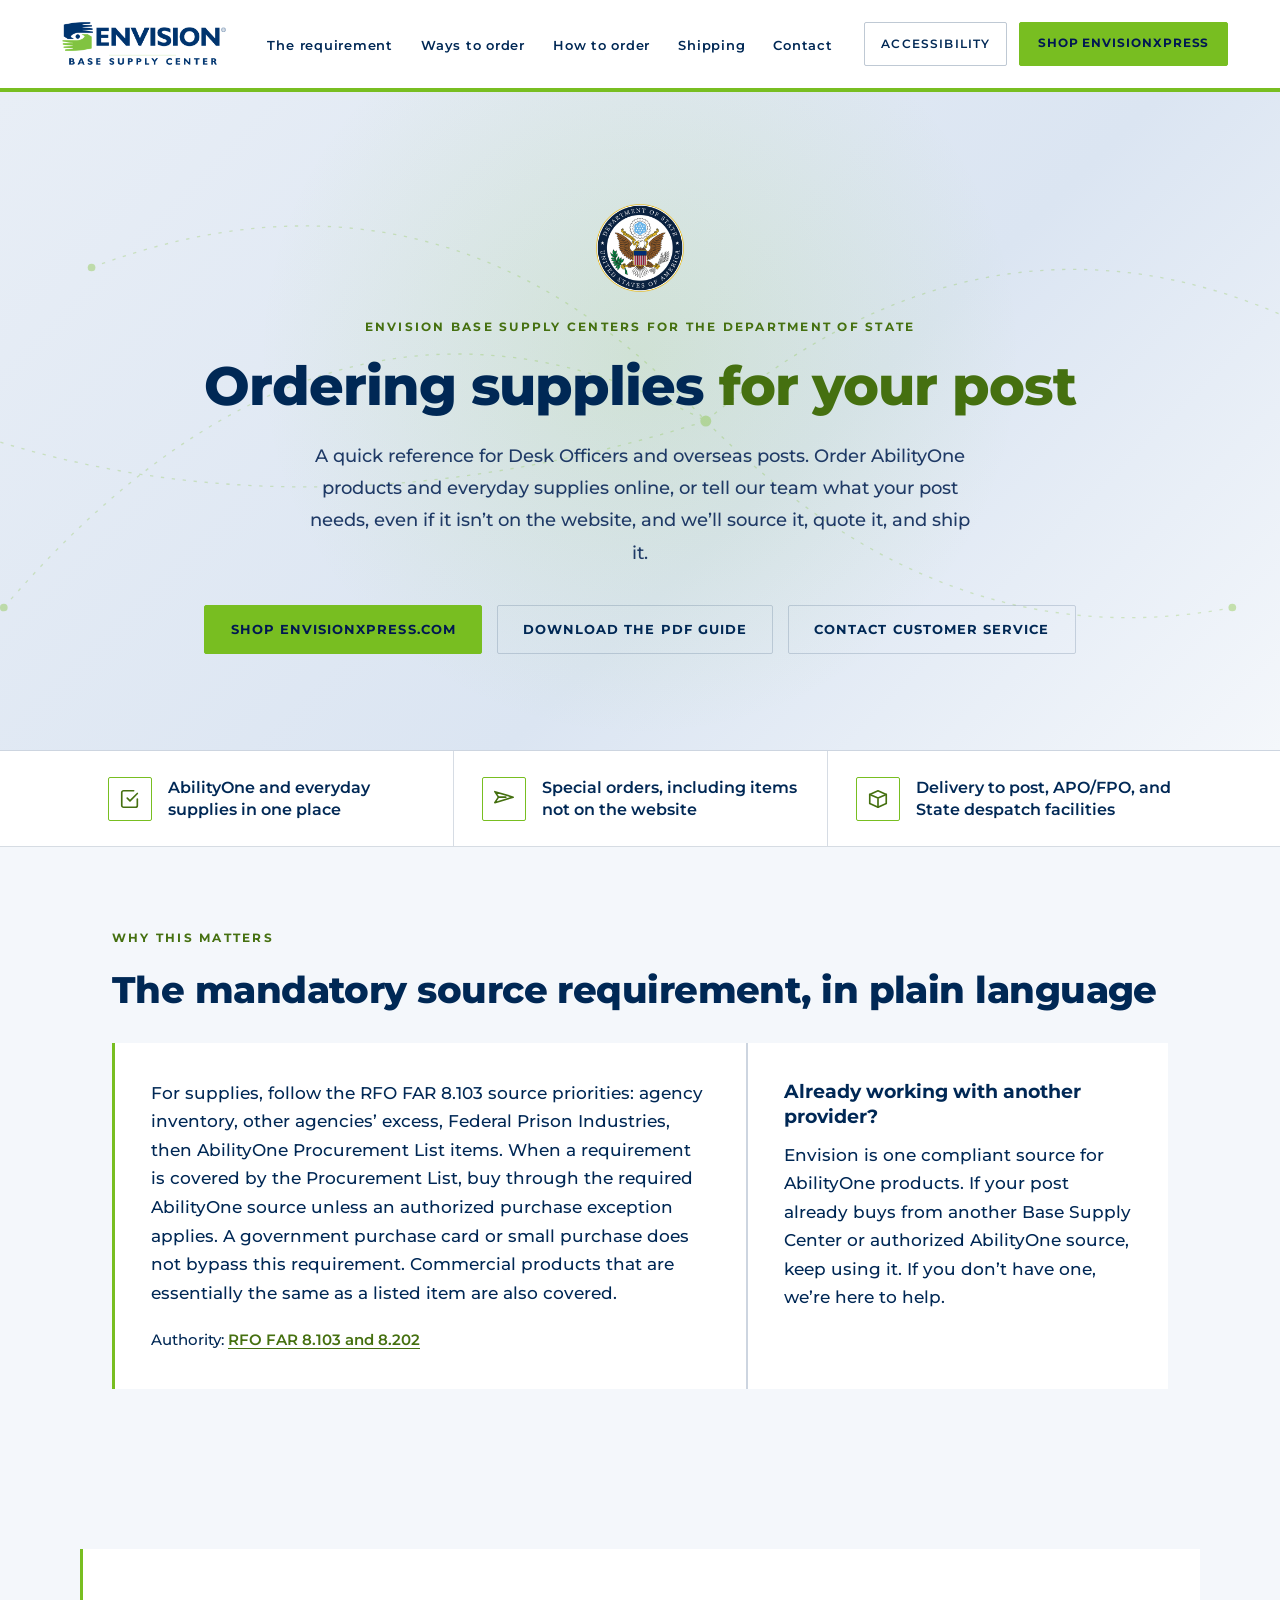
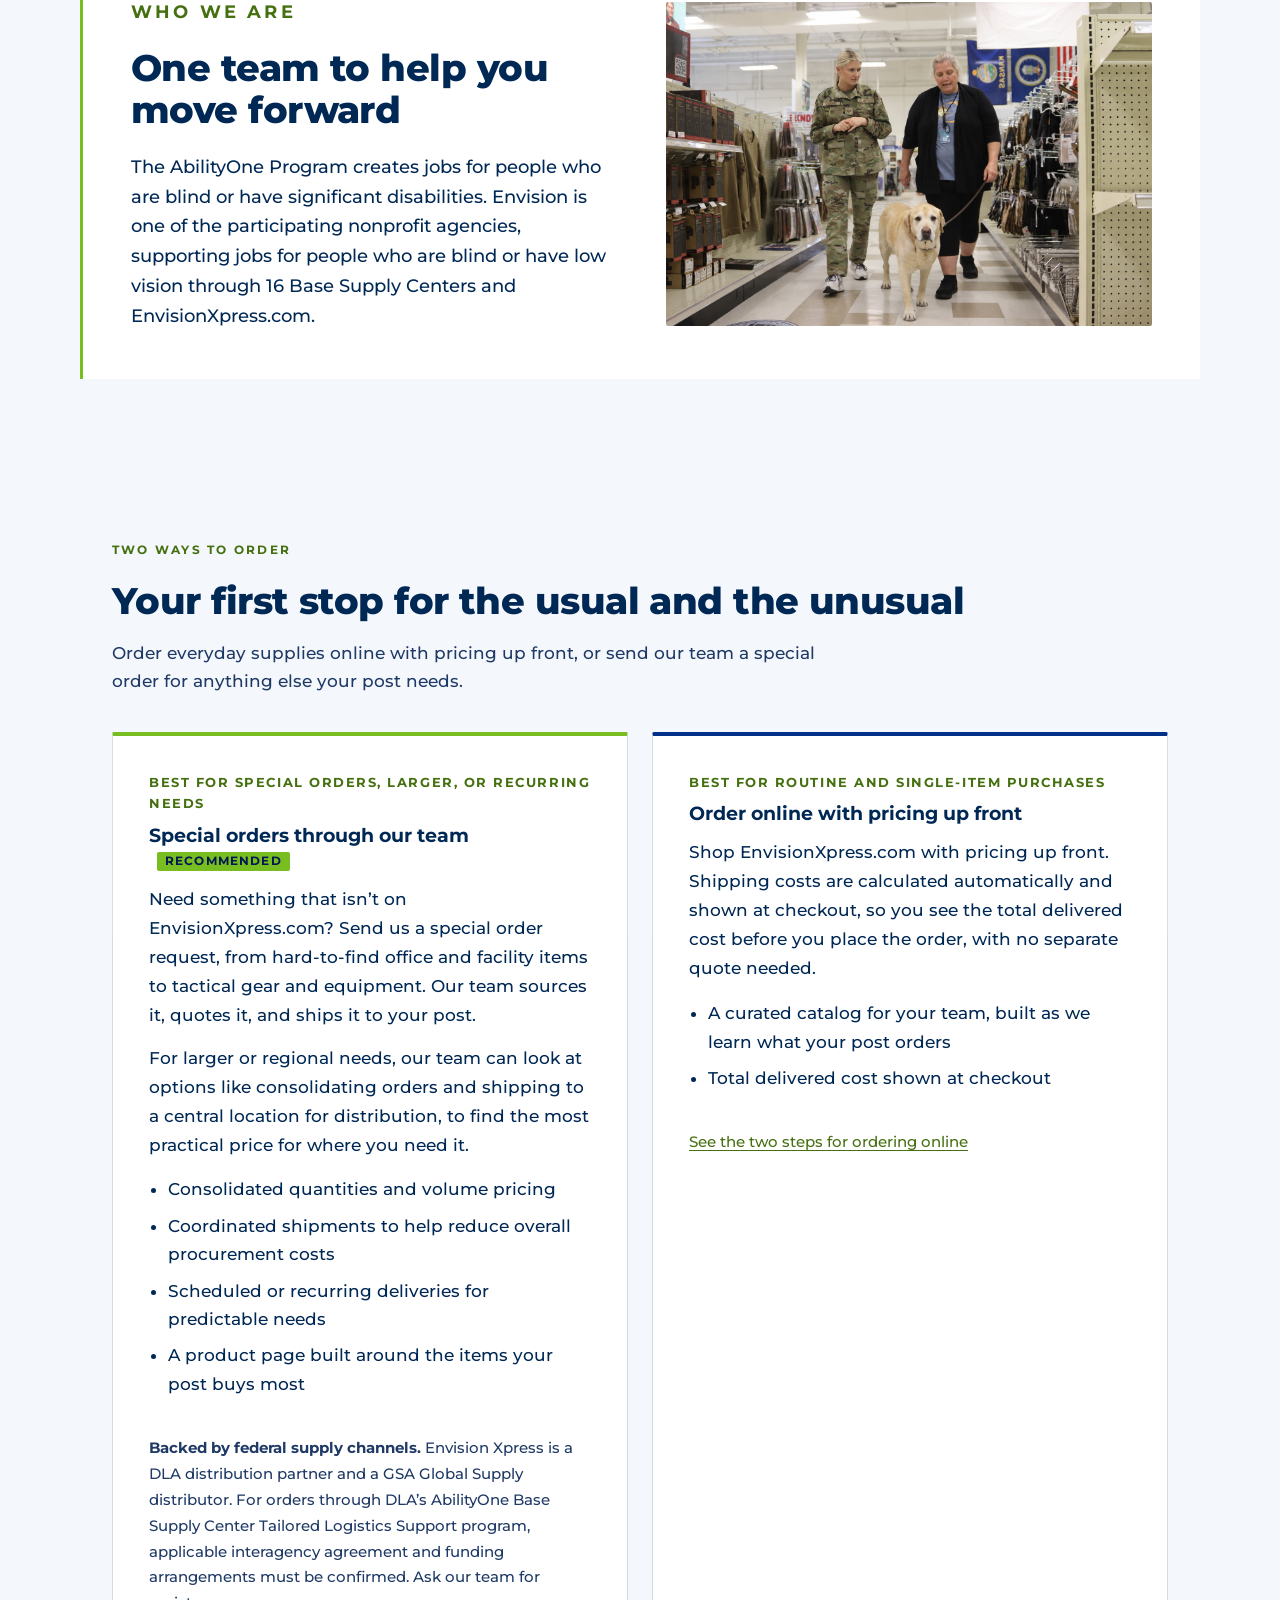
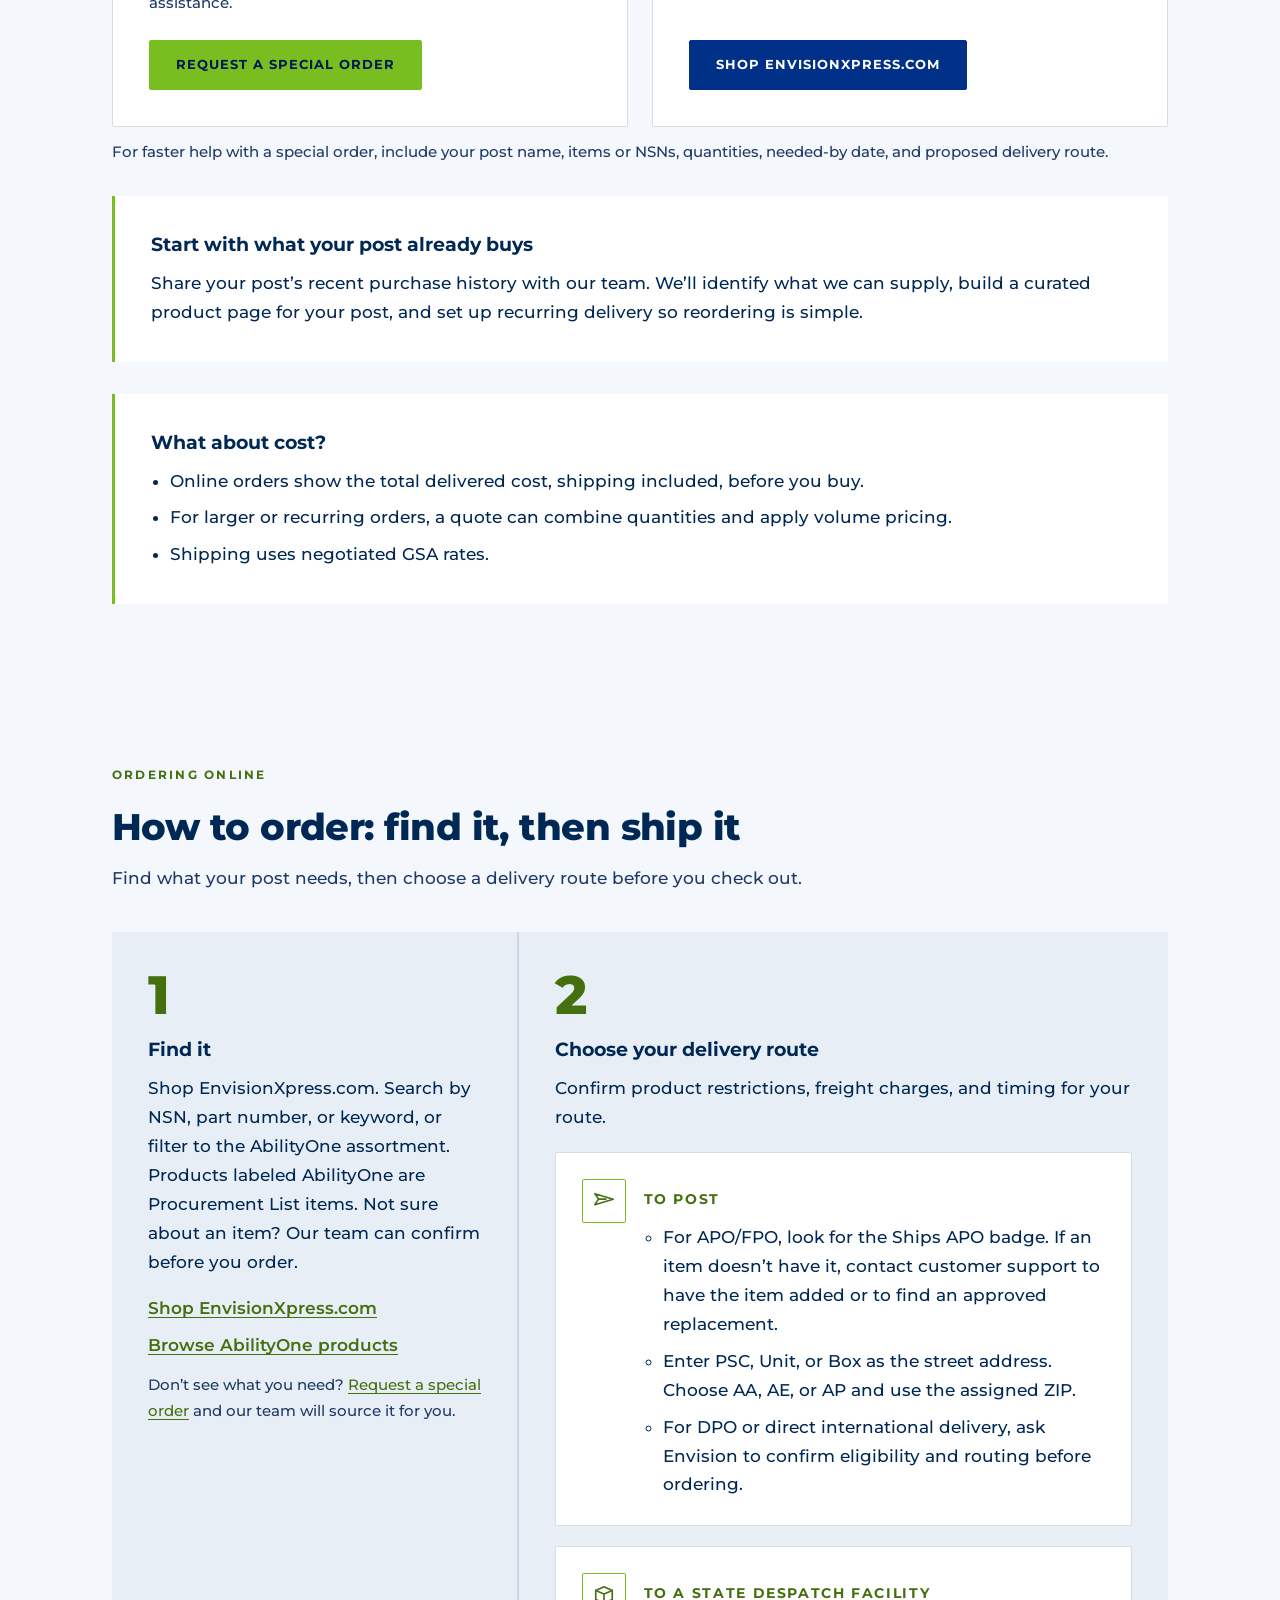
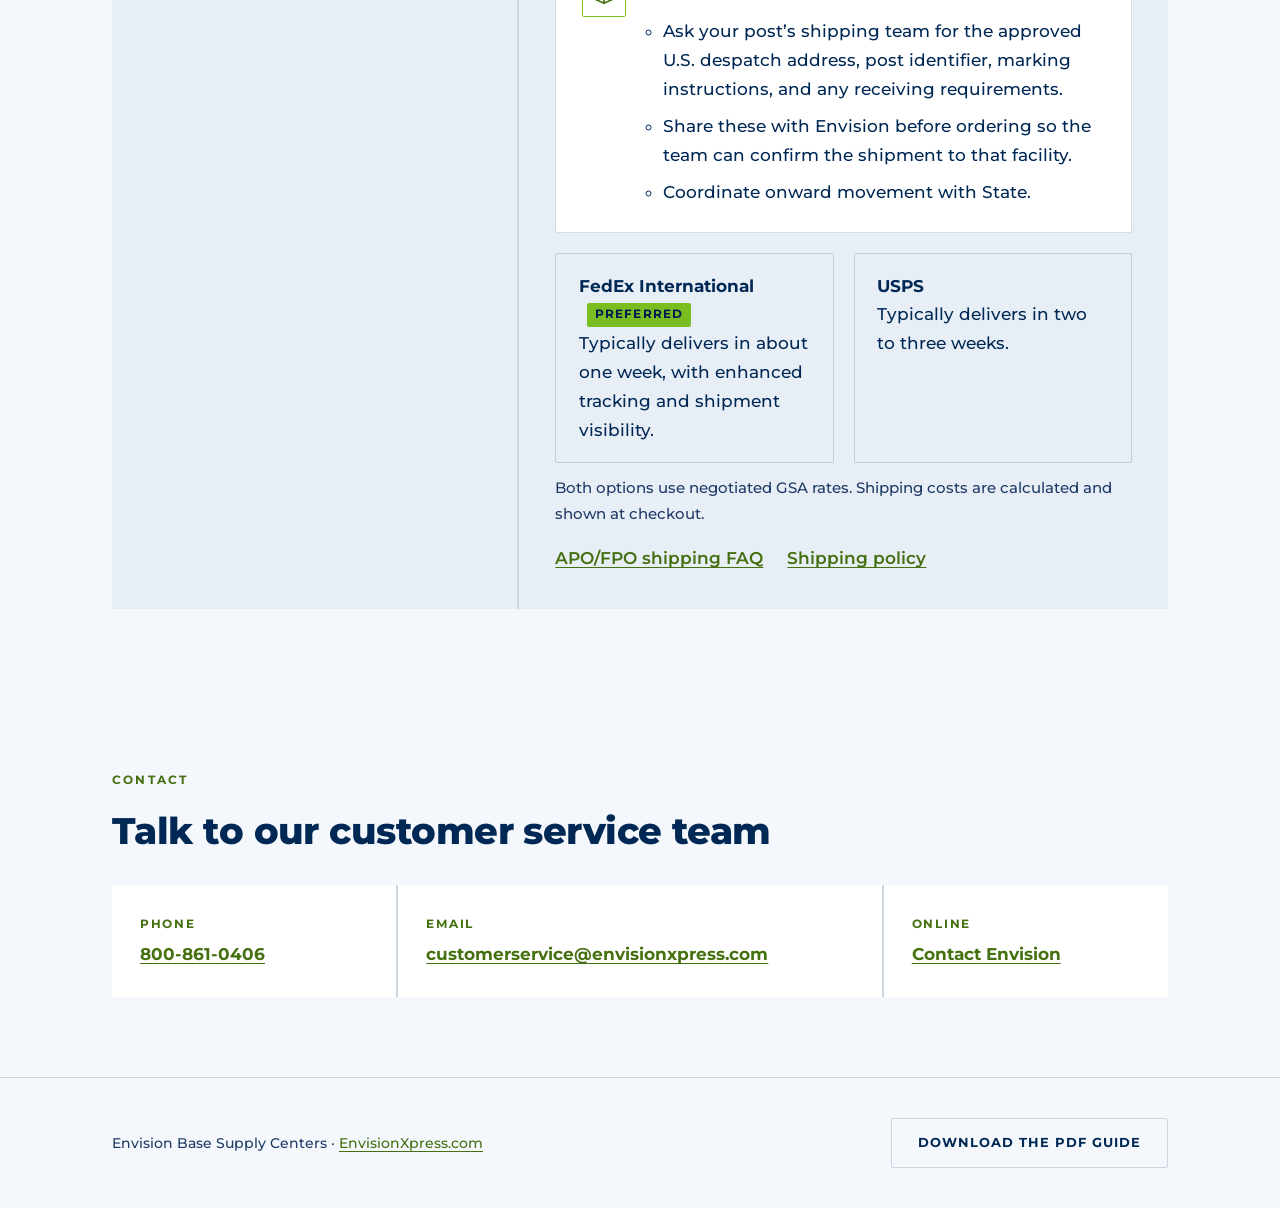
<file: state/index.html>
<!DOCTYPE html>
<html lang="en" data-env-theme="dark">
<head>
<script>(function(){try{
  var p = JSON.parse(localStorage.getItem('env-a11y') || '{}');
  var t = p.theme;
  if (!['dark','light','hc'].includes(t)) {
    t = window.matchMedia('(prefers-color-scheme: light)').matches ? 'light' : 'dark';
  }
  var r = document.documentElement;
  r.setAttribute('data-env-theme', t);
  ['zoom','lines','paras','underline','motion','readable','cursor'].forEach(function(k){
    if (p[k]) r.setAttribute('data-env-' + k, p[k]);
  });
}catch(e){}})();</script>
<meta charset="UTF-8">
<meta name="viewport" content="width=device-width, initial-scale=1.0">
<meta name="robots" content="noindex">
<title>AbilityOne Purchasing and Delivery Guide for Department of State Posts | Envision</title>
<meta name="description" content="How Department of State Desk Officers and overseas posts find AbilityOne products, confirm Procurement List coverage, and ship to post or a State despatch facility through Envision Base Supply Centers.">
<link rel="preconnect" href="https://fonts.googleapis.com">
<link rel="preconnect" href="https://fonts.gstatic.com" crossorigin>
<link href="https://fonts.googleapis.com/css2?family=Montserrat:wght@400;500;600;700;800&display=swap" rel="stylesheet">
<style>
  *, *::before, *::after { box-sizing: border-box; margin: 0; padding: 0; }

  /* ---------- Theme tokens ---------- */
  :root, html[data-env-theme="dark"] {
    --blue: #003087; --blue-dark: #001852; --blue-mid: #004bb5;
    --green: #78BE21; --green-text: #78BE21; --green-dim: rgba(120,190,33,0.15);
    --bg-body: #000d2e; --bg-alt: #001852; --surface-card: rgba(0,24,82,0.52);
    --surface-strong: #001852;
    --text-main: #ffffff; --text-muted: #e6ecfa;
    --border-soft: rgba(255,255,255,0.12);
    --warn: #FFCF00; --warn-bg: rgba(255,207,0,0.10);
    --focus: #78BE21;
    --btn-text: #001852;
  }
  html[data-env-theme="light"] {
    --blue: #003087; --blue-dark: #002855; --blue-mid: #004bb5;
    --green: #78BE21; --green-text: #457010; --green-dim: rgba(120,190,33,0.18);
    --bg-body: #f4f7fb; --bg-alt: #e8eef6; --surface-card: #ffffff;
    --surface-strong: #ffffff;
    --text-main: #002855; --text-muted: #1f3a66;
    --border-soft: rgba(0,40,85,0.16);
    --warn: #6b5500; --warn-bg: #fff6cc;
    --focus: #003087;
    --btn-text: #001852;
  }
  html[data-env-theme="hc"] {
    --blue: #41B6E6; --blue-dark: #000000; --blue-mid: #41B6E6;
    --green: #78BE21; --green-text: #78BE21; --green-dim: rgba(120,190,33,0.25);
    --bg-body: #000000; --bg-alt: #000000; --surface-card: #000000;
    --surface-strong: #000000;
    --text-main: #ffffff; --text-muted: #ffffff;
    --border-soft: #ffffff;
    --warn: #FFCF00; --warn-bg: #000000;
    --focus: #78BE21;
    --btn-text: #000000;
  }
  html[data-env-theme="hc"] * { backdrop-filter: none !important; text-shadow: none !important; }
  html[data-env-theme="hc"] a { text-decoration: underline; }

  html { scroll-behavior: smooth; scroll-padding-top: 6rem; }
  body {
    font-family: 'Montserrat', sans-serif; font-weight: 500; font-size: 1.0625rem; line-height: 1.7;
    background: var(--bg-body); color: var(--text-main);
    -webkit-font-smoothing: antialiased; overflow-x: hidden;
  }
  :focus-visible { outline: 2px solid var(--focus); outline-offset: 3px; border-radius: 2px; }
  a { color: var(--green-text); text-underline-offset: 3px; }
  a:hover { text-decoration-thickness: 2px; }
  .visually-hidden { position: absolute; width: 1px; height: 1px; padding: 0; margin: -1px; overflow: hidden; clip: rect(0 0 0 0); white-space: nowrap; border: 0; }
  .wrap { max-width: 1120px; margin: 0 auto; padding: 0 2rem; }

  /* ---------- Skip links ---------- */
  .skip-link {
    position: absolute; left: 1rem; top: -100px; z-index: 200;
    background: var(--green); color: #001852; text-decoration: none;
    padding: 0.7rem 1.4rem; font-weight: 700; font-size: 0.8rem;
    letter-spacing: 0.08em; text-transform: uppercase; border-radius: 2px; transition: top 0.15s;
  }
  .skip-link:focus { top: 1rem; }

  /* ---------- Nav ---------- */
  .site-header {
    position: sticky; top: 0; z-index: 100;
    background: #ffffff; border-bottom: 4px solid var(--green);
    --text-main: #002855; --green-text: #457010; --border-soft: rgba(0,40,85,0.25); --focus: #003087;
    color: #002855;
  }
  .nav-inner { display: flex; align-items: center; justify-content: space-between; gap: 1.5rem; padding: 0.75rem 2rem; max-width: 1240px; margin: 0 auto; }
  .logo-plate { display: inline-flex; align-items: center; }
  .logo-plate img { height: 64px; width: auto; display: block; }
  .nav-links { display: flex; gap: 1.75rem; list-style: none; align-items: center; }
  .nav-links a { font-size: 0.8rem; font-weight: 600; letter-spacing: 0.06em; color: var(--text-main); text-decoration: none; }
  .nav-links a:hover { color: var(--green-text); }
  .nav-actions { display: flex; align-items: center; gap: 0.75rem; }

  /* ---------- Buttons ---------- */
  .btn-primary, .btn-ghost {
    display: inline-flex; align-items: center; justify-content: center; min-height: 44px;
    padding: 0.8rem 1.6rem; font-weight: 700; font-size: 0.8rem; letter-spacing: 0.08em;
    text-transform: uppercase; border-radius: 2px; text-decoration: none; transition: box-shadow 0.2s, border-color 0.2s, background 0.2s;
  }
  .btn-primary { background: var(--green); color: var(--btn-text); border: 1px solid var(--green); }
  .btn-primary:hover { box-shadow: 0 0 24px rgba(120,190,33,0.35); }
  .btn-ghost { background: transparent; color: var(--text-main); border: 1px solid var(--border-soft); }
  .btn-ghost:hover { border-color: var(--green); }
  .nav-actions .btn-primary { padding: 0.6rem 1.1rem; font-size: 0.72rem; }

  .a11y-trigger { background: none; border: 1px solid var(--border-soft); color: var(--text-main);
    font: 600 0.72rem 'Montserrat', sans-serif; letter-spacing: 0.1em; text-transform: uppercase;
    padding: 0.55rem 1rem; border-radius: 2px; cursor: pointer; min-height: 44px; }
  .a11y-trigger:hover { border-color: var(--green); }

  /* ---------- Hero ---------- */
  .hero { position: relative; overflow: hidden; text-align: center; padding: 6rem 0 5rem; border-bottom: 1px solid var(--border-soft); }
  .hero-bg { position: absolute; inset: 0; background: linear-gradient(135deg, #001852 0%, #003087 55%, #000d2e 100%); }
  html[data-env-theme="light"] .hero-bg { background: linear-gradient(135deg, #e8eef6 0%, #dbe5f2 60%, #f4f7fb 100%); }
  html[data-env-theme="hc"] .hero-bg { background: #000; }
  .hero-content { position: relative; z-index: 1; max-width: 1080px; margin: 0 auto; padding: 0 2rem; }
  .hero-seal { display: block; width: 88px; height: 88px; margin: 0 auto 1.5rem; }
  @media (max-width: 560px) { .hero-seal { width: 72px; height: 72px; margin-bottom: 1.1rem; } }
  .eyebrow { font-size: 0.78rem; font-weight: 700; letter-spacing: 0.18em; text-transform: uppercase; color: var(--green-text); margin-bottom: 1.25rem; }
  h1 { font-size: clamp(2.2rem, 4.4vw, 3.4rem); font-weight: 800; line-height: 1.08; letter-spacing: -0.02em; margin-bottom: 1.5rem; }
  h1 em { font-style: normal; color: var(--green-text); }
  .hero-sub { font-weight: 500; font-size: 1.15rem; color: var(--text-muted); line-height: 1.75; max-width: 680px; margin: 0 auto 2.25rem; }
  .hero-actions { display: flex; gap: 0.9rem; justify-content: center; flex-wrap: wrap; }
  @keyframes fadeUp { from { opacity: 0; transform: translateY(18px); } to { opacity: 1; transform: none; } }
  .hero-content > * { animation: fadeUp 0.6s ease both; }
  .hero-content > *:nth-child(2) { animation-delay: 0.1s; }
  .hero-content > *:nth-child(3) { animation-delay: 0.2s; }
  .hero-content > *:nth-child(4) { animation-delay: 0.3s; }

  /* ---------- Sections ---------- */
  section.block { padding: 5rem 0; }
  section.block.alt { background: var(--bg-alt); }
  h2 { font-size: clamp(1.6rem, 3vw, 2.3rem); font-weight: 800; letter-spacing: -0.015em; line-height: 1.15; margin-bottom: 1rem; }
  h3 { font-size: 1.2rem; font-weight: 700; line-height: 1.3; margin-bottom: 0.75rem; }
  h4 { font-size: 0.85rem; font-weight: 700; letter-spacing: 0.12em; text-transform: uppercase; color: var(--green-text); margin-bottom: 0.75rem; }
  .lede { color: var(--text-muted); max-width: 720px; font-size: 1.05rem; }
  p + p { margin-top: 0.9rem; }

  /* Requirement callout */
  .callout { display: grid; grid-template-columns: 1.5fr 1fr; gap: 2px; background: var(--border-soft); border-left: 3px solid var(--green); margin-top: 2rem; }
  .callout > div { background: var(--surface-strong); padding: 2.25rem; }
  .callout .authority { margin-top: 1.25rem; font-size: 0.95rem; }
  .callout .authority a { font-weight: 600; }
  .callout.cost { grid-template-columns: 1fr; }
  .cost ul { padding-left: 1.2rem; margin-top: 0.6rem; }
  .cost li + li { margin-top: 0.45rem; }
  .sep { color: var(--text-muted); margin: 0 0.5rem; }

  /* Draft placeholders: delete before launch */

  /* Steps */
  .steps { list-style: none; display: grid; grid-template-columns: minmax(0, 1fr) minmax(0, 1.6fr); gap: 2px; background: var(--border-soft); margin-top: 2.5rem; counter-reset: step; }
  .step { background: var(--bg-body); padding: 2.25rem; position: relative; }
  section.dark .step { background: var(--bg-alt); }
  .step.wide { grid-column: 1 / -1; }
  .step-num { display: inline-flex; align-items: center; justify-content: center; width: 2.4rem; height: 2.4rem; border: 2px solid var(--green); color: var(--green-text); font-weight: 800; font-size: 1rem; border-radius: 2px; margin-bottom: 1.1rem; }
  .step-links { margin-top: 1.1rem; display: flex; flex-wrap: wrap; gap: 0.5rem 1.5rem; }
  .step-links a { font-weight: 600; }
  .routes { display: grid; grid-template-columns: 1fr 1fr; gap: 1.25rem; margin-top: 1.25rem; }
  .steps .routes { grid-template-columns: 1fr; }
  .route { border: 1px solid var(--border-soft); padding: 1.6rem; background: var(--surface-card); border-radius: 2px; }
  .route ul { padding-left: 1.2rem; }
  .route li + li { margin-top: 0.5rem; }
  .ask-band { display: flex; justify-content: space-between; align-items: center; gap: 2rem; flex-wrap: wrap; }
  .tip { font-size: 0.95rem; color: var(--text-muted); margin-top: 0.75rem; }

  /* About strip */
  .about { display: grid; grid-template-columns: 1fr 2fr; gap: 3rem; align-items: start; }

  /* Contact */
  .contact-grid { display: grid; grid-template-columns: 1fr 1.7fr 1fr; gap: 2px; background: var(--border-soft); margin-top: 2rem; }
  .contact-grid > div { background: #ffffff; padding: 1.75rem; }
  .contact-grid .label { font-size: 0.78rem; font-weight: 700; letter-spacing: 0.14em; text-transform: uppercase; color: var(--green-text); margin-bottom: 0.4rem; display: block; }
  .contact-grid a { font-weight: 700; font-size: 1.05rem; word-break: break-word; }

  /* Footer */
  footer { padding: 2.5rem 0; border-top: 1px solid var(--border-soft); }
  .foot-inner { display: flex; justify-content: space-between; align-items: center; gap: 1.5rem; flex-wrap: wrap; }
  .foot-inner p { color: var(--text-muted); font-size: 0.9rem; }


  /* ---------- Visual upgrades ---------- */
  .hero { padding: 7rem 0 6rem; }
  .hero-routes { position: absolute; inset: 0; width: 100%; height: 100%; opacity: 0.55; }
  html[data-env-theme="light"] .hero-routes { opacity: 0.35; }
  html[data-env-theme="hc"] .hero-routes { display: none; }
  .hero-glow { position: absolute; width: 900px; height: 900px; left: 50%; top: 40%; transform: translate(-50%,-50%); background: radial-gradient(circle, rgba(120,190,33,0.14) 0%, transparent 60%); pointer-events: none; }
  html[data-env-theme="hc"] .hero-glow { display: none; }

  .pillars { background: var(--surface-strong); border-bottom: 1px solid var(--border-soft); }
  .pillars ul { list-style: none; display: grid; grid-template-columns: repeat(3,1fr); }
  .pillars li { display: flex; gap: 1rem; align-items: center; padding: 1.6rem 1.75rem; font-weight: 600; font-size: 0.98rem; line-height: 1.4; }
  .pillars li + li { border-left: 1px solid var(--border-soft); }
  .icon { flex-shrink: 0; width: 44px; height: 44px; display: inline-flex; align-items: center; justify-content: center; border: 1.5px solid var(--green); border-radius: 2px; color: var(--green-text); }
  .icon svg { width: 22px; height: 22px; }

  .callout { box-shadow: none; }
  .callout > div:first-child { background: linear-gradient(140deg, #001852 0%, #002878 100%); }
  html[data-env-theme="light"] .callout > div:first-child { background: #ffffff; }
  html[data-env-theme="hc"] .callout > div:first-child { background: #000; }
  .callout p { font-size: 1.05rem; }

  .step { transition: background 0.2s; overflow: hidden; }
  .step::before { content: ''; position: absolute; left: 0; right: 0; top: 0; height: 3px; background: var(--green); transform: scaleX(0); transform-origin: left; transition: transform 0.25s; }
  .step:hover::before, .step:focus-within::before { transform: scaleX(1); }
  .step-num { width: auto; height: auto; border: 0; font-size: 3.4rem; line-height: 1; font-weight: 800; color: transparent; -webkit-text-stroke: 1.5px var(--green); margin-bottom: 0.9rem; letter-spacing: -0.03em; }
  html[data-env-theme="hc"] .step-num, html[data-env-theme="light"] .step-num { color: var(--green-text); -webkit-text-stroke: 0; }
  .route { display: grid; grid-template-columns: auto 1fr; gap: 1.1rem; align-items: start; }
  .route h4 { margin-top: 0.6rem; }

  .about { padding: 3rem; background: linear-gradient(120deg, #001852 0%, #003087 100%); border-left: 3px solid var(--green); }
  html[data-env-theme="light"] .about { background: #ffffff; }
  html[data-env-theme="hc"] .about { background: #000; border: 1px solid #fff; }
  .about p { font-size: 1.1rem; }
  .about--photo { grid-template-columns: 1fr 1fr; align-items: center; }
  .about--photo h2 { margin-bottom: 1.25rem; }
  .about-photo { display: block; width: 100%; height: auto; border-radius: 2px; }
  @media (max-width: 960px) { .pillars ul { grid-template-columns: 1fr; } .pillars li + li { border-left: 0; border-top: 1px solid var(--border-soft); } .route { grid-template-columns: 1fr; } .about { padding: 1.75rem; } }


  /* Light sections: same components, light tokens */
  .section-light {
    --text-main: #002855; --text-muted: #1f3a66; --green-text: #457010;
    --bg-body: #ffffff; --bg-alt: #ffffff; --surface-strong: #ffffff; --surface-card: #ffffff;
    --border-soft: rgba(0,40,85,0.16); --warn: #6b5500; --warn-bg: #fff6cc; --focus: #003087;
    background: #f4f7fb; color: var(--text-main);
  }
  html[data-env-theme="hc"] .section-light { --text-main:#fff; --text-muted:#fff; --green-text:#78BE21; --bg-body:#000; --bg-alt:#000; --surface-strong:#000; --surface-card:#000; --border-soft:#fff; --warn:#FFCF00; --warn-bg:#000; --focus:#78BE21; background:#000; }
  .section-light .callout > div:first-child { background: #ffffff; }
  .section-light .callout > div { box-shadow: none; }
  .section-light .step-num { color: var(--green-text); -webkit-text-stroke: 0; }
  section.block.dark { background: var(--bg-body); }

  .ways { display: grid; grid-template-columns: 1fr 1fr; gap: 1.5rem; margin-top: 2.25rem; }
  .way { background: #ffffff; border: 1px solid var(--border-soft); border-top: 4px solid var(--blue); padding: 2.25rem; display: flex; flex-direction: column; border-radius: 2px; }
  .way.team { border-top-color: var(--green); }
  section.dark .way { background: var(--bg-alt); }
  html[data-env-theme="hc"] .way { background:#000; }
  .way .best { font-size: 0.8rem; font-weight: 700; letter-spacing: 0.12em; text-transform: uppercase; color: var(--green-text); margin-bottom: 0.5rem; }
  .way ul { padding-left: 1.2rem; margin: 1rem 0 1.5rem; }
  .way li + li { margin-top: 0.45rem; }
  .way .btn-primary { margin-top: auto; align-self: flex-start; }
  .way .tip { margin-bottom: 1.5rem; }
  .way .btn-primary.blue { background: var(--blue); border-color: var(--blue); color: #fff; }
  html[data-env-theme="hc"] .way .btn-primary.blue { background: var(--green); border-color: var(--green); color:#000; }

  .carriers { margin-top: 1.25rem; display: grid; grid-template-columns: 1fr 1fr; gap: 1.25rem; }
  .carrier { border: 1px solid var(--border-soft); padding: 1.1rem 1.4rem; border-radius: 2px; }
  .carrier strong { display: block; font-size: 1.05rem; }
  .carrier .tag, .way .tag { display: inline-block; margin-left: 0.5rem; font-size: 0.72rem; font-weight: 700; letter-spacing: 0.1em; text-transform: uppercase; color: #001852; background: var(--green); padding: 0.15rem 0.5rem; border-radius: 2px; vertical-align: 2px; }
  @media (max-width: 960px) { .ways, .carriers { grid-template-columns: 1fr; } .way { padding: 1.5rem; } }

  /* ---------- Accessibility panel ---------- */
  .a11y-overlay { position: fixed; inset: 0; z-index: 300; background: rgba(0,5,20,0.6); display: flex; align-items: center; justify-content: center; padding: 1.5rem; }
  .a11y-overlay[hidden] { display: none; }
  .a11y-dialog { background: var(--bg-body); border: 1px solid var(--border-soft); border-radius: 2px; padding: 2rem; width: min(460px, 100%); max-height: 90vh; overflow-y: auto; }
  .a11y-head { display: flex; justify-content: space-between; align-items: center; margin-bottom: 1.25rem; }
  .a11y-head h2 { font-size: 1.1rem; margin: 0; }
  .a11y-close { background: none; border: 0; color: var(--text-main); font-size: 1.6rem; min-width: 44px; min-height: 44px; cursor: pointer; }
  .a11y-group { margin-bottom: 1.1rem; border: 0; }
  .a11y-label { display: block; font: 700 0.72rem 'Montserrat', sans-serif; letter-spacing: 0.14em; text-transform: uppercase; color: var(--green-text); margin-bottom: 0.5rem; }
  .a11y-group button { background: transparent; border: 1px solid var(--border-soft); color: var(--text-main); font: 600 0.8rem 'Montserrat', sans-serif; padding: 0.55rem 0.9rem; margin: 0 0.4rem 0.4rem 0; border-radius: 2px; min-height: 44px; cursor: pointer; }
  .a11y-group button[aria-pressed="true"] { background: var(--green); color: #001852; border-color: var(--green); }
  .a11y-foot { display: flex; justify-content: space-between; align-items: center; margin-top: 1.25rem; }
  .a11y-reset { background: none; border: 0; color: var(--text-main); text-decoration: underline; font: 600 0.8rem 'Montserrat', sans-serif; cursor: pointer; min-height: 44px; }

  html[data-env-zoom="2"] body { zoom: 1.125; }
  html[data-env-zoom="3"] body { zoom: 1.25; }
  html[data-env-zoom="4"] body { zoom: 1.4; }
  html[data-env-lines="wide"] body { line-height: 1.95; }
  html[data-env-paras="wide"] p { margin-bottom: 2em; }
  html[data-env-underline="on"] a { text-decoration: underline !important; }
  html[data-env-readable="on"] body { font-weight: 500; letter-spacing: 0.012em; word-spacing: 0.08em; line-height: 1.85; }
  html[data-env-cursor="on"], html[data-env-cursor="on"] * { cursor: url("data:image/svg+xml,%3Csvg xmlns='http://www.w3.org/2000/svg' width='40' height='40'%3E%3Cpath d='M6 2l24 14-11 2 6 12-5 3-6-12-8 8z' fill='%23fff' stroke='%23001852' stroke-width='2'/%3E%3C/svg%3E") 4 2, auto !important; }

  /* ---------- Motion safety ---------- */
  @media (prefers-reduced-motion: reduce) {
    html { scroll-behavior: auto; }
    *, *::before, *::after { animation-duration: 0.01ms !important; animation-iteration-count: 1 !important; transition-duration: 0.01ms !important; }
  }
  html[data-env-motion="reduce"] { scroll-behavior: auto; }
  html[data-env-motion="reduce"] *, html[data-env-motion="reduce"] *::before, html[data-env-motion="reduce"] *::after { animation-duration: 0.01ms !important; animation-iteration-count: 1 !important; transition-duration: 0.01ms !important; }

  /* ---------- Responsive ---------- */
  @media (max-width: 960px) {
    .nav-links { display: none; }
    .callout, .about, .routes, .contact-grid { grid-template-columns: 1fr; }
    .steps { grid-template-columns: 1fr; }
  }
  @media (max-width: 560px) {
    .wrap, .nav-inner { padding-left: 1rem; padding-right: 1rem; }
    .nav-actions .btn-primary { display: none; }
    .logo-plate img { height: 38px; }
    .hero { padding: 4rem 0 3.5rem; }
    .callout > div, .step, .route { padding: 1.4rem; }
    section.block { padding: 3.5rem 0; }
    .hero-actions a { width: 100%; }
  }
  /* ---------- Update notice (auto refresh) ---------- */
  .update-pill { position: fixed; left: 50%; bottom: 1.25rem; transform: translateX(-50%); z-index: 150; display: flex; align-items: center; gap: 1rem; max-width: calc(100% - 2rem); padding: 0.75rem 0.75rem 0.75rem 1.25rem; background: var(--surface-strong); color: var(--text-main); border: 1px solid var(--border-soft); border-left: 3px solid var(--green); box-shadow: 0 8px 24px rgba(0,0,0,0.25); font-size: 0.95rem; font-weight: 600; border-radius: 2px; }
  .update-pill[hidden] { display: none; }
  .update-pill span { flex: 1; min-width: 0; }
  @media (max-width: 560px) { .update-pill { left: 1rem; right: 1rem; transform: none; max-width: none; } }
  .update-pill .btn-primary { padding: 0.55rem 1rem; font-size: 0.72rem; white-space: nowrap; }
  @media print { .update-pill { display: none !important; } }
  @media print { .site-header, .skip-link, .a11y-overlay, .hero-actions, .a11y-trigger { display: none !important; } }
</style>
</head>
<body>
<a class="skip-link" href="#main">Skip to content</a>
<a class="skip-link" href="#steps">Skip to ordering steps</a>
<a class="skip-link" href="#contact">Skip to contact</a>

<header class="site-header">
  <div class="nav-inner">
    <a href="#main" class="logo-plate" aria-label="Envision Base Supply Center, back to top">
      <img src="envision-bsc-logo.png" alt="Envision Base Supply Center" width="661" height="230">
    </a>
    <nav aria-label="Page sections" id="nav">
      <ul class="nav-links">
        <li><a href="#requirement">The requirement</a></li>
        <li><a href="#ways">Ways to order</a></li>
        <li><a href="#steps">How to order</a></li>
        <li><a href="#shipping">Shipping</a></li>
        <li><a href="#contact">Contact</a></li>
      </ul>
    </nav>
    <div class="nav-actions">
      <button class="a11y-trigger" id="a11yTrigger" aria-haspopup="dialog">Accessibility</button>
      <a class="btn-primary" href="https://www.envisionxpress.com/">Shop EnvisionXpress</a>
    </div>
  </div>
</header>

<main id="main" tabindex="-1">

  <section class="hero" aria-labelledby="pageTitle">
    <div class="hero-bg" aria-hidden="true"></div>
    <svg class="hero-routes" viewBox="0 0 1400 600" preserveAspectRatio="xMidYMid slice" aria-hidden="true" focusable="false">
      <g fill="none" stroke="#78BE21" stroke-width="1.2" stroke-dasharray="3 7" opacity="0.7">
        <path d="M120 470 Q 420 120 760 300"/>
        <path d="M760 300 Q 1020 80 1300 210"/>
        <path d="M200 160 Q 520 40 760 300"/>
        <path d="M760 300 Q 980 520 1240 470"/>
        <path d="M60 300 Q 380 420 760 300"/>
      </g>
      <g fill="none" stroke="#ffffff" stroke-opacity="0.07">
        <circle cx="760" cy="300" r="180"/><circle cx="760" cy="300" r="320"/><circle cx="760" cy="300" r="480"/>
      </g>
      <g fill="#78BE21">
        <circle cx="760" cy="300" r="5"/><circle cx="120" cy="470" r="3.5"/><circle cx="1300" cy="210" r="3.5"/>
        <circle cx="200" cy="160" r="3.5"/><circle cx="1240" cy="470" r="3.5"/><circle cx="60" cy="300" r="3.5"/>
      </g>
    </svg>
    <div class="hero-glow" aria-hidden="true"></div>
    <div class="hero-content">
      <img class="hero-seal" src="/state/dos-seal.png" width="88" height="88" alt="Seal of the U.S. Department of State">
      <p class="eyebrow">Envision Base Supply Centers for the Department of State</p>
      <h1 id="pageTitle">Ordering supplies <em>for your post</em></h1>
      <p class="hero-sub">A quick reference for Desk Officers and overseas posts. Order AbilityOne products and everyday supplies online, or tell our team what your post needs, even if it isn&rsquo;t on the website, and we&rsquo;ll source it, quote it, and ship it.</p>
      <div class="hero-actions">
        <a class="btn-primary" href="https://www.envisionxpress.com/">Shop EnvisionXpress.com</a>
        <a class="btn-ghost" href="Envision-State-Department-Ordering-Guide.pdf" download>Download the PDF guide</a>
        <a class="btn-ghost" href="#contact">Contact customer service</a>
      </div>
    </div>
  </section>


  <section class="pillars" aria-label="What Envision handles for posts">
    <ul class="wrap" style="padding:0">
      <li><span class="icon"><svg viewBox="0 0 24 24" fill="none" stroke="currentColor" stroke-width="1.8" stroke-linecap="round" stroke-linejoin="round" aria-hidden="true"><path d="M9 11l3 3 8-8"/><path d="M20 12v7a2 2 0 0 1-2 2H5a2 2 0 0 1-2-2V5a2 2 0 0 1 2-2h11"/></svg></span>AbilityOne and everyday supplies in one place</li>
      <li><span class="icon"><svg viewBox="0 0 24 24" fill="none" stroke="currentColor" stroke-width="1.8" stroke-linecap="round" stroke-linejoin="round" aria-hidden="true"><path d="M2 16l20-6-20-6 4 6-4 6z"/><path d="M6 10h8"/></svg></span>Special orders, including items not on the website</li>
      <li><span class="icon"><svg viewBox="0 0 24 24" fill="none" stroke="currentColor" stroke-width="1.8" stroke-linecap="round" stroke-linejoin="round" aria-hidden="true"><path d="M3 7l9-4 9 4v10l-9 4-9-4z"/><path d="M3 7l9 4 9-4M12 11v10"/></svg></span>Delivery to post, APO/FPO, and State despatch facilities</li>
    </ul>
  </section>

  <section class="block section-light" id="requirement" aria-labelledby="reqTitle">
    <div class="wrap">
      <p class="eyebrow">Why this matters</p>
      <h2 id="reqTitle">The mandatory source requirement, in plain language</h2>
      <div class="callout">
        <div>
          <p>For supplies, follow the RFO FAR 8.103 source priorities: agency inventory, other agencies&rsquo; excess, Federal Prison Industries, then AbilityOne Procurement List items. When a requirement is covered by the Procurement List, buy through the required AbilityOne source unless an authorized purchase exception applies. A government purchase card or small purchase does not bypass this requirement. Commercial products that are essentially the same as a listed item are also covered.</p>
          <p class="authority">Authority:
            <a href="https://www.acquisition.gov/far-overhaul/far-part-deviation-guide/far-overhaul-part-8">RFO FAR 8.103 and 8.202</a>
          </p>
        </div>
        <div>
          <h3>Already working with another provider?</h3>
          <p>Envision is one compliant source for AbilityOne products. If your post already buys from another Base Supply Center or authorized AbilityOne source, keep using it. If you don&rsquo;t have one, we&rsquo;re here to help.</p>
        </div>
      </div>
    </div>
  </section>

  <section class="block dark" id="about" aria-labelledby="aboutTitle">
    <div class="wrap about about--photo">
      <div>
        <p class="eyebrow">Who we are</p>
        <h2 id="aboutTitle">One team to help you move forward</h2>
        <p>The AbilityOne Program creates jobs for people who are blind or have significant disabilities. Envision is one of the participating nonprofit agencies, supporting jobs for people who are blind or have low vision through 16 Base Supply Centers and EnvisionXpress.com.</p>
      </div>
      <img class="about-photo" src="/images/massif/base-supply-center-aisle.jpg" width="1536" height="1024" loading="lazy" alt="An Air Force service member and an Envision employee with a guide dog walk down an aisle of uniform items at a Base Supply Center.">
    </div>
  </section>

  <section class="block section-light" id="ways" aria-labelledby="waysTitle">
    <div class="wrap">
      <p class="eyebrow">Two ways to order</p>
      <h2 id="waysTitle">Your first stop for the usual and the unusual</h2>
      <p class="lede">Order everyday supplies online with pricing up front, or send our team a special order for anything else your post needs.</p>
      <div class="ways">
        <div class="way team">
          <p class="best">Best for special orders, larger, or recurring needs</p>
          <h3>Special orders through our team <span class="tag">Recommended</span></h3>
          <p>Need something that isn&rsquo;t on EnvisionXpress.com? Send us a special order request, from hard-to-find office and facility items to tactical gear and equipment. Our team sources it, quotes it, and ships it to your post.</p>
          <p>For larger or regional needs, our team can look at options like consolidating orders and shipping to a central location for distribution, to find the most practical price for where you need it.</p>
          <ul>
            <li>Consolidated quantities and volume pricing</li>
            <li>Coordinated shipments to help reduce overall procurement costs</li>
            <li>Scheduled or recurring deliveries for predictable needs</li>
            <li>A product page built around the items your post buys most</li>
          </ul>
          <p class="tip"><strong>Backed by federal supply channels.</strong> Envision Xpress is a DLA distribution partner and a GSA Global Supply distributor. For orders through DLA&rsquo;s AbilityOne Base Supply Center Tailored Logistics Support program, applicable interagency agreement and funding arrangements must be confirmed. Ask our team for assistance.</p>
          <a class="btn-primary" href="https://www.envisionxpress.com/request-a-quote/">Request a special order</a>
        </div>
        <div class="way">
          <p class="best">Best for routine and single-item purchases</p>
          <h3>Order online with pricing up front</h3>
          <p>Shop EnvisionXpress.com with pricing up front. Shipping costs are calculated automatically and shown at checkout, so you see the total delivered cost before you place the order, with no separate quote needed.</p>
          <ul>
            <li>A curated catalog for your team, built as we learn what your post orders</li>
            <li>Total delivered cost shown at checkout</li>
          </ul>
          <p class="tip"><a href="#steps">See the two steps for ordering online</a></p>
          <a class="btn-primary blue" href="https://www.envisionxpress.com/">Shop EnvisionXpress.com</a>
        </div>
      </div>
      <p class="tip">For faster help with a special order, include your post name, items or NSNs, quantities, needed-by date, and proposed delivery route.</p>
      <div class="callout cost">
        <div>
          <h3>Start with what your post already buys</h3>
          <p>Share your post&rsquo;s recent purchase history with our team. We&rsquo;ll identify what we can supply, build a curated product page for your post, and set up recurring delivery so reordering is simple.</p>
        </div>
      </div>
      <div class="callout cost">
        <div>
          <h3>What about cost?</h3>
          <ul>
            <li>Online orders show the total delivered cost, shipping included, before you buy.</li>
            <li>For larger or recurring orders, a quote can combine quantities and apply volume pricing.</li>
            <li>Shipping uses negotiated GSA rates.</li>
          </ul>
        </div>
      </div>
    </div>
  </section>

  <section class="block dark" id="steps" aria-labelledby="stepsTitle">
    <div class="wrap">
      <p class="eyebrow">Ordering online</p>
      <h2 id="stepsTitle">How to order: find it, then ship it</h2>
      <p class="lede">Find what your post needs, then choose a delivery route before you check out.</p>

      <ol class="steps">
        <li class="step">
          <span class="step-num" aria-hidden="true">1</span>
          <h3><span class="visually-hidden">Step 1: </span>Find it</h3>
          <p>Shop EnvisionXpress.com. Search by NSN, part number, or keyword, or filter to the AbilityOne assortment. Products labeled AbilityOne are Procurement List items. Not sure about an item? Our team can confirm before you order.</p>
          <div class="step-links">
            <a href="https://www.envisionxpress.com/">Shop EnvisionXpress.com</a>
            <a href="https://www.envisionxpress.com/abilityone/">Browse AbilityOne products</a>
          </div>
          <p class="tip">Don&rsquo;t see what you need? <a href="https://www.envisionxpress.com/request-a-quote/">Request a special order</a> and our team will source it for you.</p>
        </li>
        <li class="step" id="shipping">
          <span class="step-num" aria-hidden="true">2</span>
          <h3><span class="visually-hidden">Step 2: </span>Choose your delivery route</h3>
          <p>Confirm product restrictions, freight charges, and timing for your route.</p>
          <div class="routes">
            <div class="route">
              <span class="icon"><svg viewBox="0 0 24 24" fill="none" stroke="currentColor" stroke-width="1.8" stroke-linecap="round" stroke-linejoin="round" aria-hidden="true"><path d="M2 16l20-6-20-6 4 6-4 6z"/><path d="M6 10h8"/></svg></span>
              <div>
              <h4>To post</h4>
              <ul>
                <li>For APO/FPO, look for the Ships APO badge. If an item doesn&rsquo;t have it, contact customer support to have the item added or to find an approved replacement.</li>
                <li>Enter PSC, Unit, or Box as the street address. Choose AA, AE, or AP and use the assigned ZIP.</li>
                <li>For DPO or direct international delivery, ask Envision to confirm eligibility and routing before ordering.</li>
              </ul>
              </div>
            </div>
            <div class="route">
              <span class="icon"><svg viewBox="0 0 24 24" fill="none" stroke="currentColor" stroke-width="1.8" stroke-linecap="round" stroke-linejoin="round" aria-hidden="true"><path d="M3 7l9-4 9 4v10l-9 4-9-4z"/><path d="M3 7l9 4 9-4M12 11v10"/></svg></span>
              <div>
              <h4>To a State despatch facility</h4>
              <ul>
                <li>Ask your post&rsquo;s shipping team for the approved U.S. despatch address, post identifier, marking instructions, and any receiving requirements.</li>
                <li>Share these with Envision before ordering so the team can confirm the shipment to that facility.</li>
                <li>Coordinate onward movement with State.</li>
              </ul>
              </div>
            </div>
          </div>
          <div class="carriers">
            <div class="carrier"><strong>FedEx International <span class="tag">Preferred</span></strong>Typically delivers in about one week, with enhanced tracking and shipment visibility.</div>
            <div class="carrier"><strong>USPS</strong>Typically delivers in two to three weeks.</div>
          </div>
          <p class="tip">Both options use negotiated GSA rates. Shipping costs are calculated and shown at checkout.</p>
          <div class="step-links">
            <a href="https://www.envisionxpress.com/shipping-faq/">APO/FPO shipping FAQ</a>
            <a href="https://www.envisionxpress.com/shipping-policy/">Shipping policy</a>
          </div>
        </li>
      </ol>
    </div>
  </section>


  <section class="block section-light" id="contact" aria-labelledby="contactTitle">
    <div class="wrap">
      <p class="eyebrow">Contact</p>
      <h2 id="contactTitle">Talk to our customer service team</h2>
      <div class="contact-grid">
        <div><span class="label">Phone</span><a href="tel:+18008610406">800-861-0406</a></div>
        <div><span class="label">Email</span><a href="mailto:customerservice@envisionxpress.com">customerservice@envisionxpress.com</a></div>
        <div><span class="label">Online</span><a href="https://www.envisionxpress.com/contact-us/">Contact Envision</a></div>
      </div>
    </div>
  </section>

</main>

<footer id="site-footer">
  <div class="wrap foot-inner">
    <p>Envision Base Supply Centers &middot; <a href="https://www.envisionxpress.com/">EnvisionXpress.com</a></p>
    <a class="btn-ghost" href="Envision-State-Department-Ordering-Guide.pdf" download>Download the PDF guide</a>
  </div>
</footer>

<div class="a11y-overlay" id="a11yOverlay" hidden>
  <div class="a11y-dialog" role="dialog" aria-modal="true" aria-labelledby="a11yTitle">
    <div class="a11y-head">
      <h2 id="a11yTitle">Accessibility options</h2>
      <button class="a11y-close" data-a11y-close aria-label="Close accessibility options">&times;</button>
    </div>
    <div class="a11y-group" role="group" aria-labelledby="gTheme">
      <span class="a11y-label" id="gTheme">Theme</span>
      <button data-set="theme" data-val="dark" aria-pressed="false">Dark</button>
      <button data-set="theme" data-val="light" aria-pressed="false">Light</button>
      <button data-set="theme" data-val="hc" aria-pressed="false">High contrast</button>
    </div>
    <div class="a11y-group" role="group" aria-labelledby="gZoom">
      <span class="a11y-label" id="gZoom">Text size</span>
      <button data-set="zoom" data-val="1" aria-pressed="false">100%</button>
      <button data-set="zoom" data-val="2" aria-pressed="false">112%</button>
      <button data-set="zoom" data-val="3" aria-pressed="false">125%</button>
      <button data-set="zoom" data-val="4" aria-pressed="false">140%</button>
    </div>
    <div class="a11y-group" role="group" aria-labelledby="gLines">
      <span class="a11y-label" id="gLines">Line spacing</span>
      <button data-set="lines" data-val="normal" aria-pressed="false">Normal</button>
      <button data-set="lines" data-val="wide" aria-pressed="false">Wide</button>
    </div>
    <div class="a11y-group" role="group" aria-labelledby="gParas">
      <span class="a11y-label" id="gParas">Paragraph spacing</span>
      <button data-set="paras" data-val="normal" aria-pressed="false">Normal</button>
      <button data-set="paras" data-val="wide" aria-pressed="false">Wide</button>
    </div>
    <div class="a11y-group" role="group" aria-labelledby="gPrefs">
      <span class="a11y-label" id="gPrefs">Preferences</span>
      <button data-toggle="underline" aria-pressed="false">Underline links</button>
      <button data-toggle="motion" data-on="reduce" aria-pressed="false">Reduce motion</button>
      <button data-toggle="readable" aria-pressed="false">Readable text</button>
      <button data-toggle="cursor" aria-pressed="false">Large cursor</button>
    </div>
    <div class="a11y-foot">
      <button class="a11y-reset" id="a11yReset">Reset all</button>
      <button class="btn-primary" data-a11y-close>Done</button>
    </div>
  </div>
</div>

<script>
(function(){
  const KEY='env-a11y', root=document.documentElement;
  const trigger=document.getElementById('a11yTrigger');
  const overlay=document.getElementById('a11yOverlay');
  if(!trigger||!overlay) return;
  const dialog=overlay.querySelector('.a11y-dialog');
  let prefs={}; try{ prefs=JSON.parse(localStorage.getItem(KEY)||'{}'); }catch(e){}
  if(!prefs.motion && window.matchMedia('(prefers-reduced-motion: reduce)').matches) prefs.motion='reduce';
  function save(){ try{ localStorage.setItem(KEY, JSON.stringify(prefs)); }catch(e){} }
  function apply(){
    ['theme','zoom','lines','paras','underline','motion','readable','cursor'].forEach(k=>{
      if(prefs[k]) root.setAttribute('data-env-'+k, prefs[k]); else root.removeAttribute('data-env-'+k);
    });
    if(!root.getAttribute('data-env-theme')) root.setAttribute('data-env-theme', window.matchMedia('(prefers-color-scheme: light)').matches ? 'light' : 'dark');
    overlay.querySelectorAll('[data-set]').forEach(b=>{
      const cur = b.dataset.set==='theme' ? root.getAttribute('data-env-theme') : prefs[b.dataset.set];
      b.setAttribute('aria-pressed', String(cur===b.dataset.val));
    });
    overlay.querySelectorAll('[data-toggle]').forEach(b=>{
      const on=b.dataset.on||'on'; b.setAttribute('aria-pressed', String(prefs[b.dataset.toggle]===on));
    });
  }
  overlay.addEventListener('click', e=>{
    const set=e.target.closest('[data-set]'), tog=e.target.closest('[data-toggle]');
    if(set){ prefs[set.dataset.set]=set.dataset.val; save(); apply(); }
    if(tog){ const on=tog.dataset.on||'on', k=tog.dataset.toggle; prefs[k]=(prefs[k]===on)?null:on; if(!prefs[k]) delete prefs[k]; save(); apply(); }
    if(e.target.closest('[data-a11y-close]') || e.target===overlay) close();
  });
  document.getElementById('a11yReset').addEventListener('click', ()=>{ prefs={}; save(); apply(); });
  let lastFocus=null;
  const main=document.getElementById('main');
  function open(){ lastFocus=document.activeElement; overlay.hidden=false; main.inert=true; dialog.querySelector('button').focus(); document.addEventListener('keydown', keys); }
  function close(){ overlay.hidden=true; main.inert=false; document.removeEventListener('keydown', keys); if(lastFocus) lastFocus.focus(); }
  function keys(e){
    if(e.key==='Escape'){ close(); return; }
    if(e.key!=='Tab') return;
    const f=[...dialog.querySelectorAll('button:not([disabled])')];
    const first=f[0], last=f[f.length-1];
    if(e.shiftKey && document.activeElement===first){ e.preventDefault(); last.focus(); }
    else if(!e.shiftKey && document.activeElement===last){ e.preventDefault(); first.focus(); }
  }
  trigger.addEventListener('click', open);
  apply();
})();
</script>
<div class="update-pill" id="updatePill" role="status" hidden>
  <span>This page has been updated.</span>
  <button class="btn-primary" type="button" id="updateReload">Refresh now</button>
</div>

<script>
/* Auto refresh: every 5 minutes (and whenever the tab comes back into view)
   check whether the published page has changed. If it has and nobody is
   looking at the tab, reload quietly. If someone is reading it, show a notice
   with a Refresh button instead of pulling the page out from under them, then
   reload the next time the tab is left or returned to. */
(function(){
  var CHECK_MS = 5 * 60 * 1000;
  var pill = document.getElementById('updatePill');
  var btn = document.getElementById('updateReload');
  var baseline = null, stale = false, busy = false;
  function hash(t){ var h = 0; for (var i = 0; i < t.length; i++) { h = (h * 31 + t.charCodeAt(i)) | 0; } return h; }
  function check(){
    if (busy || stale || !window.fetch) return;
    busy = true;
    fetch(location.pathname, { cache: 'no-store', credentials: 'same-origin' })
      .then(function(r){ return r.ok ? r.text() : null; })
      .then(function(t){
        if (t === null) return;
        var h = hash(t);
        if (baseline === null) { baseline = h; return; }
        if (h !== baseline) { stale = true; if (document.hidden) location.reload(); else pill.hidden = false; }
      })
      .catch(function(){})
      .then(function(){ busy = false; });
  }
  btn.addEventListener('click', function(){ location.reload(); });
  document.addEventListener('visibilitychange', function(){
    if (stale) { location.reload(); return; }
    if (!document.hidden) check();
  });
  check();
  setInterval(check, CHECK_MS);
})();
</script>
</body>
</html>
</file>
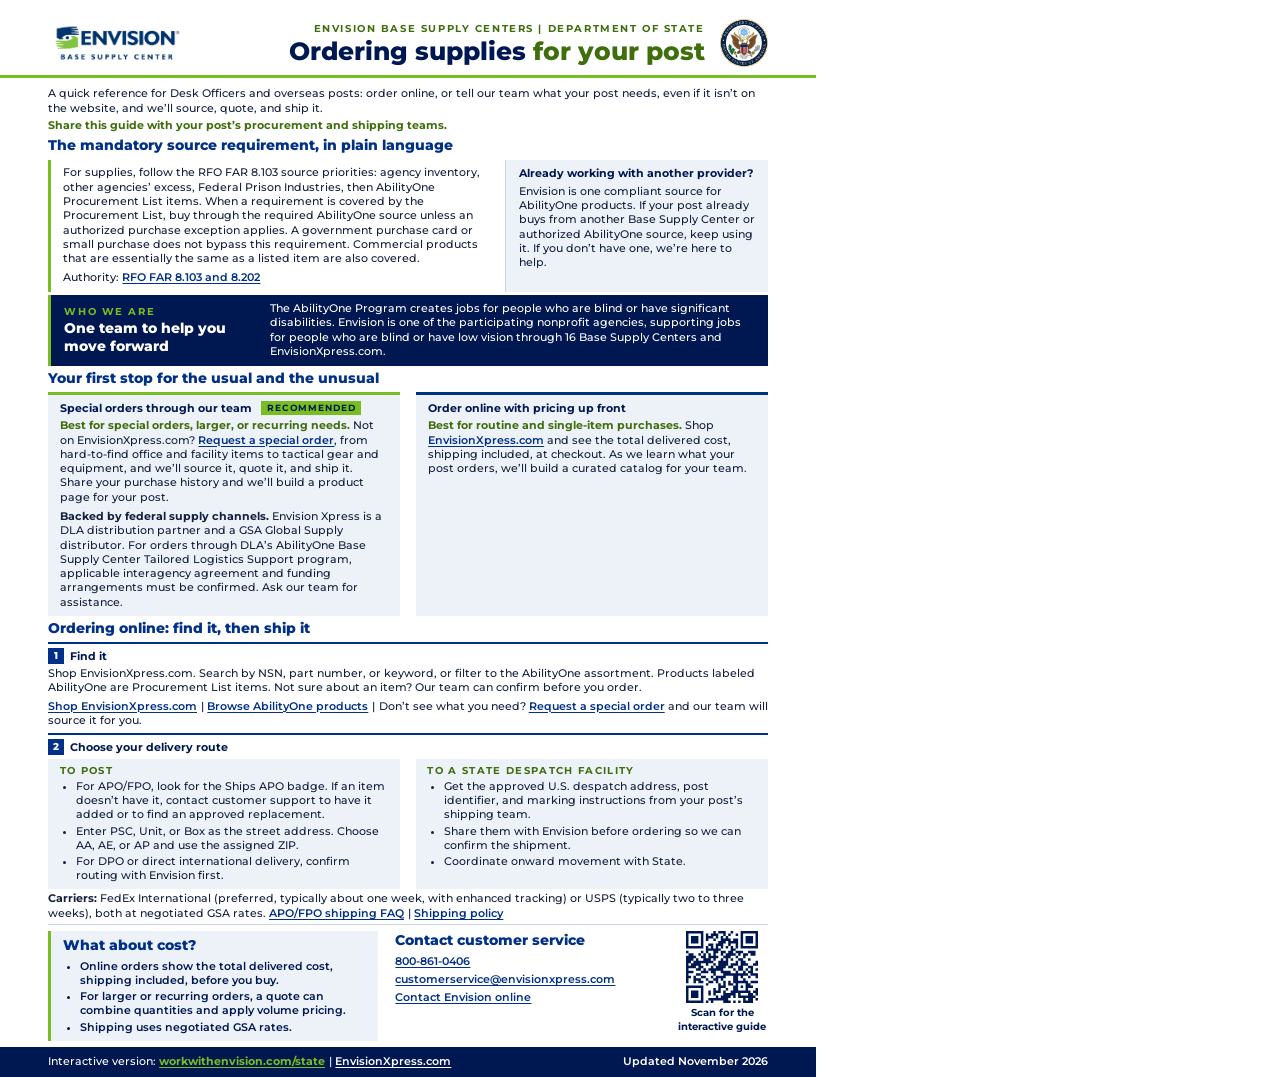
<file: sources/state-guide/guide.html>
<!DOCTYPE html>
<html lang="en">
<head>
<meta charset="UTF-8">
<title>AbilityOne Purchasing and Delivery Guide for Department of State Posts</title>
<!--
  Print source for state/Envision-State-Department-Ordering-Guide.pdf.
  Rebuild with: node sources/state-guide/build.js
  The footer and QR code switch on ?variant=state (points to workwithenvision.com/state)
  or ?variant=standalone (EnvisionXpress.com and the customer service number).
-->
<style>
  @font-face { font-family: Montserrat; font-weight: 400; src: url(../../fonts/montserrat-400.woff2) format("woff2"); }
  @font-face { font-family: Montserrat; font-weight: 500; src: url(../../fonts/montserrat-500.woff2) format("woff2"); }
  @font-face { font-family: Montserrat; font-weight: 600; src: url(../../fonts/montserrat-600.woff2) format("woff2"); }
  @font-face { font-family: Montserrat; font-weight: 700; src: url(../../fonts/montserrat-700.woff2) format("woff2"); }
  @font-face { font-family: Montserrat; font-weight: 800; src: url(../../fonts/montserrat-800.woff2) format("woff2"); }
  @page { size: letter; margin: 0; }
  :root { --blue: #003087; --navy: #001852; --green: #78BE21; --green-ink: #3f6e0d; --panel: #edf2f9; --rule: #c9d3e3; --warn: #6b5500; --warn-bg: #fff6cc; --text: #14213d; }
  * { box-sizing: border-box; margin: 0; padding: 0; }
  html, body { width: 8.5in; height: 11in; }
  body { font-family: Montserrat, sans-serif; font-weight: 500; color: var(--text); font-size: 7.9pt; line-height: 1.36; display: flex; flex-direction: column; }
  a { color: var(--blue); font-weight: 600; text-decoration: underline; text-underline-offset: 2px; }
  .sep { color: var(--navy); margin: 0 0.35em; }

  header { display: flex; align-items: center; justify-content: space-between; padding: 0.2in 0.5in 0.08in; border-bottom: 3px solid var(--green); }
  header img { width: 1.45in; height: auto; }
  header .titles { text-align: right; margin-left: auto; margin-right: 0.16in; }
  header .seal { width: 0.5in; height: 0.5in; }
  .eyebrow { font-size: 7.4pt; font-weight: 700; letter-spacing: 0.16em; text-transform: uppercase; color: var(--green-ink); }
  h1 { font-size: 19pt; font-weight: 800; color: var(--navy); line-height: 1.15; }
  h1 em { font-style: normal; color: var(--green-ink); }

  main { padding: 0.08in 0.5in 0.07in; flex: 1; display: flex; flex-direction: column; gap: 0.03in; }
  .intro { font-size: 8.4pt; }
  .intro p + p { margin-top: 0.02in; }
  .share { font-weight: 700; color: var(--green-ink); margin-top: 0.03in; }
  h2 { font-size: 10.2pt; font-weight: 800; color: var(--blue); margin-bottom: 0.05in; }
  h3 { font-size: 8.5pt; font-weight: 700; color: var(--navy); margin-bottom: 0.03in; }
  p + p { margin-top: 0.05in; }


  .callout { display: grid; grid-template-columns: 1.75fr 1fr; background: var(--panel); }
  .callout > div { padding: 0.07in 0.13in; }
  .callout > div:first-child { background: #fff; border-left: 3px solid var(--green); border-right: 1px solid var(--rule); }
  .callout .authority { margin-top: 0.05in; }

  .about { display: grid; grid-template-columns: 1fr 2.6fr; gap: 0.2in; align-items: center; background: var(--navy); color: #fff; padding: 0.07in 0.14in; border-left: 3px solid var(--green); }
  .about h2 { color: #fff; margin: 0; }
  .about .eyebrow { color: var(--green); }

  .steps { display: grid; grid-template-columns: 1fr 1fr; column-gap: 0.25in; row-gap: 0.05in; }
  .step { border-top: 2px solid var(--blue); padding-top: 0.04in; }
  .step.wide { grid-column: 1 / -1; }
  .num { display: inline-block; background: var(--blue); color: #fff; font-weight: 800; font-size: 7.6pt; width: 0.17in; height: 0.17in; line-height: 0.17in; text-align: center; margin-right: 0.06in; vertical-align: 1px; }
  .step .links { margin-top: 0.04in; }
  .routes { display: grid; grid-template-columns: 1fr 1fr; gap: 0.16in; margin-top: 0.04in; }
  .route { background: var(--panel); padding: 0.05in 0.12in; }
  .route h4 { font-size: 7.2pt; font-weight: 700; letter-spacing: 0.14em; text-transform: uppercase; color: var(--green-ink); margin-bottom: 0.03in; }
  ul { padding-left: 0.17in; }
  li + li { margin-top: 0.02in; }
  .carriers { margin-top: 0.04in; }

  .ways { display: grid; grid-template-columns: 1fr 1fr; gap: 0.16in; }
  .way { background: var(--panel); border-top: 3px solid var(--blue); padding: 0.06in 0.13in; }
  .way.team { border-top-color: var(--green); }
  .tag { display: inline-block; margin-left: 0.06in; padding: 0.01in 0.06in; background: var(--green); color: var(--navy); font-size: 6.6pt; font-weight: 700; letter-spacing: 0.1em; text-transform: uppercase; vertical-align: 1px; }
  .best { font-weight: 700; color: var(--green-ink); }

  .cost { border-left: 3px solid var(--green); background: var(--panel); padding: 0.06in 0.13in; align-self: stretch; }
  .cost ul { font-weight: 600; color: var(--navy); }

  .bottom { display: grid; grid-template-columns: 1.25fr 1fr auto; gap: 0.18in; align-items: start; border-top: 1px solid var(--rule); padding-top: 0.06in; margin-top: auto; }
  .contact-lines { display: flex; flex-direction: column; gap: 0.03in; font-size: 8.4pt; }
  .qr { display: flex; align-items: center; gap: 0.1in; }
  .qr img { width: 0.75in; height: 0.75in; }
  .qr { flex-direction: column; text-align: center; gap: 0.04in; }
  .qr p { width: 0.95in; font-size: 7.6pt; font-weight: 700; color: var(--navy); line-height: 1.3; }

  footer { background: var(--navy); color: #fff; padding: 0.08in 0.5in; display: flex; justify-content: space-between; align-items: center; font-size: 8pt; }
  footer a { color: #fff; }
  footer .green { color: var(--green); font-weight: 700; }
  footer .updated { font-weight: 600; }
  footer p + p { margin-top: 0; }
</style>
</head>
<body>
<header>
  <img src="../../state/envision-bsc-logo.png" alt="Envision Base Supply Center">
  <div class="titles">
    <p class="eyebrow">Envision Base Supply Centers | Department of State</p>
    <h1>Ordering supplies <em>for your post</em></h1>
  </div>
  <img class="seal" src="../../state/dos-seal.png" alt="Seal of the U.S. Department of State">
</header>

<main>
  <div class="intro">
    <p>A quick reference for Desk Officers and overseas posts: order online, or tell our team what your post needs, even if it isn&rsquo;t on the website, and we&rsquo;ll source, quote, and ship it.</p>
    <p class="share">Share this guide with your post&rsquo;s procurement and shipping teams.</p>
  </div>

  <section>
    <h2>The mandatory source requirement, in plain language</h2>
    <div class="callout">
      <div>
        <p>For supplies, follow the RFO FAR 8.103 source priorities: agency inventory, other agencies&rsquo; excess, Federal Prison Industries, then AbilityOne Procurement List items. When a requirement is covered by the Procurement List, buy through the required AbilityOne source unless an authorized purchase exception applies. A government purchase card or small purchase does not bypass this requirement. Commercial products that are essentially the same as a listed item are also covered.</p>
        <p class="authority">Authority: <a href="https://www.acquisition.gov/far-overhaul/far-part-deviation-guide/far-overhaul-part-8">RFO FAR 8.103 and 8.202</a></p>
      </div>
      <div>
        <h3>Already working with another provider?</h3>
        <p>Envision is one compliant source for AbilityOne products. If your post already buys from another Base Supply Center or authorized AbilityOne source, keep using it. If you don&rsquo;t have one, we&rsquo;re here to help.</p>
      </div>
    </div>
  </section>

  <section class="about">
    <div>
      <p class="eyebrow">Who we are</p>
      <h2>One team to help you move forward</h2>
    </div>
    <p>The AbilityOne Program creates jobs for people who are blind or have significant disabilities. Envision is one of the participating nonprofit agencies, supporting jobs for people who are blind or have low vision through 16 Base Supply Centers and EnvisionXpress.com.</p>
  </section>

  <section>
    <h2>Your first stop for the usual and the unusual</h2>
    <div class="ways">
      <div class="way team">
        <h3>Special orders through our team <span class="tag">Recommended</span></h3>
        <p><span class="best">Best for special orders, larger, or recurring needs.</span> Not on EnvisionXpress.com? <a href="https://www.envisionxpress.com/request-a-quote/">Request a special order</a>, from hard-to-find office and facility items to tactical gear and equipment, and we&rsquo;ll source it, quote it, and ship it. Share your purchase history and we&rsquo;ll build a product page for your post.</p>
        <p><strong>Backed by federal supply channels.</strong> Envision Xpress is a DLA distribution partner and a GSA Global Supply distributor. For orders through DLA&rsquo;s AbilityOne Base Supply Center Tailored Logistics Support program, applicable interagency agreement and funding arrangements must be confirmed. Ask our team for assistance.</p>
      </div>
      <div class="way">
        <h3>Order online with pricing up front</h3>
        <p><span class="best">Best for routine and single-item purchases.</span> Shop <a href="https://www.envisionxpress.com/">EnvisionXpress.com</a> and see the total delivered cost, shipping included, at checkout. As we learn what your post orders, we&rsquo;ll build a curated catalog for your team.</p>
      </div>
    </div>
  </section>

  <section>
    <h2>Ordering online: find it, then ship it</h2>
    <div class="steps">
      <div class="step wide">
        <h3><span class="num">1</span>Find it</h3>
        <p>Shop EnvisionXpress.com. Search by NSN, part number, or keyword, or filter to the AbilityOne assortment. Products labeled AbilityOne are Procurement List items. Not sure about an item? Our team can confirm before you order.</p>
        <p class="links"><a href="https://www.envisionxpress.com/">Shop EnvisionXpress.com</a><span class="sep">|</span><a href="https://www.envisionxpress.com/abilityone/">Browse AbilityOne products</a><span class="sep">|</span>Don&rsquo;t see what you need? <a href="https://www.envisionxpress.com/request-a-quote/">Request a special order</a> and our team will source it for you.</p>
      </div>
      <div class="step wide">
        <h3><span class="num">2</span>Choose your delivery route</h3>
        <div class="routes">
          <div class="route">
            <h4>To post</h4>
            <ul>
              <li>For APO/FPO, look for the Ships APO badge. If an item doesn&rsquo;t have it, contact customer support to have it added or to find an approved replacement.</li>
              <li>Enter PSC, Unit, or Box as the street address. Choose AA, AE, or AP and use the assigned ZIP.</li>
              <li>For DPO or direct international delivery, confirm routing with Envision first.</li>
            </ul>
          </div>
          <div class="route">
            <h4>To a State despatch facility</h4>
            <ul>
              <li>Get the approved U.S. despatch address, post identifier, and marking instructions from your post&rsquo;s shipping team.</li>
              <li>Share them with Envision before ordering so we can confirm the shipment.</li>
              <li>Coordinate onward movement with State.</li>
            </ul>
          </div>
        </div>
        <p class="carriers"><strong>Carriers:</strong> FedEx International (preferred, typically about one week, with enhanced tracking) or USPS (typically two to three weeks), both at negotiated GSA rates. <a href="https://www.envisionxpress.com/shipping-faq/">APO/FPO shipping FAQ</a><span class="sep">|</span><a href="https://www.envisionxpress.com/shipping-policy/">Shipping policy</a></p>
      </div>
    </div>
  </section>

  <section class="bottom">
    <div class="cost">
      <h2>What about cost?</h2>
      <div>
        <ul>
          <li>Online orders show the total delivered cost, shipping included, before you buy.</li>
          <li>For larger or recurring orders, a quote can combine quantities and apply volume pricing.</li>
          <li>Shipping uses negotiated GSA rates.</li>
        </ul>
      </div>
    </div>
    <div>
      <h2>Contact customer service</h2>
      <p class="contact-lines"><a href="tel:+18008610406">800-861-0406</a><a href="mailto:customerservice@envisionxpress.com">customerservice@envisionxpress.com</a><a href="https://www.envisionxpress.com/contact-us/">Contact Envision online</a></p>
    </div>
    <div class="qr" data-variant="state">
      <img src="qr-state.svg" alt="QR code linking to workwithenvision.com/state">
      <p>Scan for the interactive guide</p>
    </div>
    <div class="qr" data-variant="standalone">
      <img src="qr-envisionxpress.svg" alt="QR code linking to EnvisionXpress.com">
      <p>Scan to shop EnvisionXpress.com</p>
    </div>
  </section>
</main>

<footer>
  <p data-variant="state">Interactive version: <a class="green" href="https://workwithenvision.com/state">workwithenvision.com/state</a><span class="sep" style="color:#fff">|</span><a href="https://www.envisionxpress.com/">EnvisionXpress.com</a></p>
  <p data-variant="standalone">Order online: <a class="green" href="https://www.envisionxpress.com/">EnvisionXpress.com</a><span class="sep" style="color:#fff">|</span>Customer service: <a href="tel:+18008610406">800-861-0406</a></p>
  <p class="updated">Updated November 2026</p>
</footer>

<script>
  var v = new URLSearchParams(location.search).get('variant') || 'state';
  document.querySelectorAll('[data-variant]').forEach(function (el) {
    if (el.getAttribute('data-variant') !== v) el.remove();
  });
</script>
</body>
</html>
</file>
